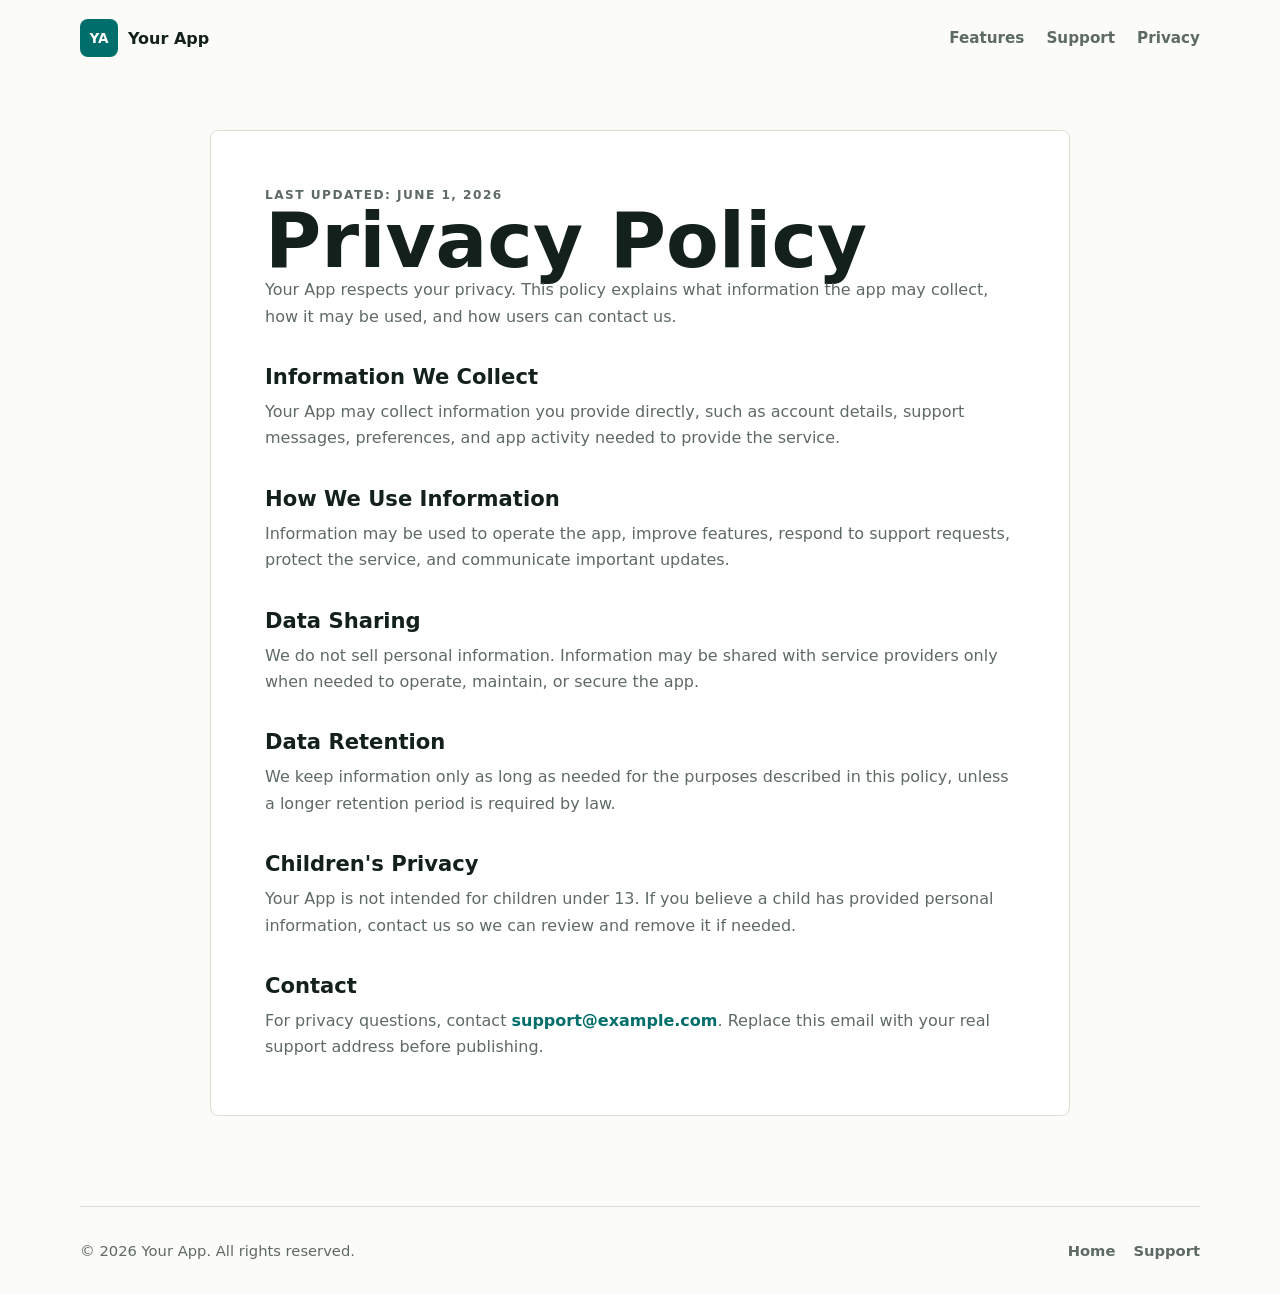
<file: privacy.html>
<!doctype html>
<html lang="en">
  <head>
    <meta charset="utf-8">
    <meta name="viewport" content="width=device-width, initial-scale=1">
    <title>Privacy Policy | Your App</title>
    <meta
      name="description"
      content="Privacy policy for Your App."
    >
    <link rel="stylesheet" href="styles.css">
  </head>
  <body>
    <header class="site-header">
      <a class="brand" href="index.html" aria-label="Your App home">
        <span class="brand-mark">YA</span>
        <span>Your App</span>
      </a>
      <nav class="nav-links" aria-label="Primary navigation">
        <a href="index.html#features">Features</a>
        <a href="index.html#support">Support</a>
        <a href="privacy.html">Privacy</a>
      </nav>
    </header>

    <main class="policy-main">
      <article class="policy">
        <p class="eyebrow">Last updated: June 1, 2026</p>
        <h1>Privacy Policy</h1>
        <p>
          Your App respects your privacy. This policy explains what information the app may collect,
          how it may be used, and how users can contact us.
        </p>

        <h2>Information We Collect</h2>
        <p>
          Your App may collect information you provide directly, such as account details, support
          messages, preferences, and app activity needed to provide the service.
        </p>

        <h2>How We Use Information</h2>
        <p>
          Information may be used to operate the app, improve features, respond to support requests,
          protect the service, and communicate important updates.
        </p>

        <h2>Data Sharing</h2>
        <p>
          We do not sell personal information. Information may be shared with service providers only
          when needed to operate, maintain, or secure the app.
        </p>

        <h2>Data Retention</h2>
        <p>
          We keep information only as long as needed for the purposes described in this policy, unless
          a longer retention period is required by law.
        </p>

        <h2>Children's Privacy</h2>
        <p>
          Your App is not intended for children under 13. If you believe a child has provided personal
          information, contact us so we can review and remove it if needed.
        </p>

        <h2>Contact</h2>
        <p>
          For privacy questions, contact <a href="mailto:support@example.com">support@example.com</a>.
          Replace this email with your real support address before publishing.
        </p>
      </article>
    </main>

    <footer class="site-footer">
      <p>&copy; 2026 Your App. All rights reserved.</p>
      <div>
        <a href="index.html">Home</a>
        <a href="index.html#support">Support</a>
      </div>
    </footer>
  </body>
</html>
</file>
<file: styles.css>
:root {
  --ink: #13201c;
  --muted: #5e6a66;
  --paper: #fbfbf7;
  --surface: #ffffff;
  --line: #d9dfd6;
  --teal: #006f6b;
  --teal-dark: #004d4a;
  --coral: #c44f3e;
  --gold: #f0b84b;
  --shadow: 0 20px 50px rgba(19, 32, 28, 0.12);
  font-family: Inter, ui-sans-serif, system-ui, -apple-system, BlinkMacSystemFont, "Segoe UI", sans-serif;
}

* {
  box-sizing: border-box;
}

html {
  scroll-behavior: smooth;
}

body {
  margin: 0;
  color: var(--ink);
  background: var(--paper);
}

a {
  color: inherit;
  text-decoration: none;
}

img {
  display: block;
  max-width: 100%;
}

.site-header,
.site-footer {
  width: min(1120px, calc(100% - 32px));
  margin: 0 auto;
  display: flex;
  align-items: center;
  justify-content: space-between;
  gap: 24px;
}

.site-header {
  min-height: 76px;
}

.brand {
  display: inline-flex;
  align-items: center;
  gap: 10px;
  font-weight: 800;
}

.brand-mark {
  display: grid;
  place-items: center;
  width: 38px;
  height: 38px;
  border-radius: 8px;
  color: #ffffff;
  background: var(--teal);
  font-size: 0.85rem;
  letter-spacing: 0;
}

.nav-links {
  display: flex;
  align-items: center;
  gap: 22px;
  color: var(--muted);
  font-size: 0.95rem;
  font-weight: 650;
}

.nav-links a:hover,
.site-footer a:hover,
.policy a:hover {
  color: var(--teal);
}

.hero {
  width: min(1120px, calc(100% - 32px));
  min-height: calc(100svh - 76px);
  margin: 0 auto;
  display: grid;
  grid-template-columns: minmax(0, 0.84fr) minmax(320px, 1.16fr);
  align-items: center;
  gap: 42px;
  padding: 24px 0 58px;
}

.hero h1,
.policy h1 {
  margin: 0;
  font-size: clamp(3rem, 7vw, 6.25rem);
  line-height: 0.94;
  letter-spacing: 0;
}

.hero-text {
  max-width: 560px;
  margin: 24px 0 0;
  color: var(--muted);
  font-size: 1.18rem;
  line-height: 1.65;
}

.eyebrow {
  margin: 0 0 12px;
  color: var(--coral);
  font-size: 0.76rem;
  font-weight: 800;
  letter-spacing: 0.12em;
  text-transform: uppercase;
}

.hero-actions,
.store-links {
  display: flex;
  flex-wrap: wrap;
  gap: 12px;
  margin-top: 30px;
}

.button,
.store-link {
  display: inline-flex;
  align-items: center;
  justify-content: center;
  min-height: 46px;
  border-radius: 8px;
  padding: 0 18px;
  border: 1px solid transparent;
  font-weight: 760;
}

.button.primary,
.store-link {
  color: #ffffff;
  background: var(--teal);
}

.button.primary:hover,
.store-link:hover {
  background: var(--teal-dark);
}

.button.secondary {
  color: var(--ink);
  border-color: var(--line);
  background: rgba(255, 255, 255, 0.7);
}

.button.secondary:hover {
  border-color: var(--teal);
}

.hero-visual {
  margin: 0;
  border-radius: 8px;
  overflow: hidden;
  box-shadow: var(--shadow);
  border: 1px solid rgba(255, 255, 255, 0.8);
  aspect-ratio: 4 / 3;
  background: #e9eee7;
}

.hero-visual img {
  width: 100%;
  height: 100%;
  object-fit: cover;
}

.section,
.download-band {
  width: min(1120px, calc(100% - 32px));
  margin: 0 auto;
  padding: 74px 0;
}

.section-heading {
  max-width: 680px;
}

.section h2,
.download-band h2 {
  margin: 0;
  font-size: clamp(2rem, 4vw, 3.5rem);
  line-height: 1.03;
  letter-spacing: 0;
}

.feature-grid {
  display: grid;
  grid-template-columns: repeat(3, minmax(0, 1fr));
  gap: 16px;
  margin-top: 32px;
}

.feature-card,
.support-panel {
  border: 1px solid var(--line);
  border-radius: 8px;
  background: var(--surface);
  padding: 24px;
}

.feature-icon {
  display: inline-grid;
  place-items: center;
  width: 38px;
  height: 32px;
  border-radius: 8px;
  color: var(--teal-dark);
  background: rgba(240, 184, 75, 0.24);
  font-size: 0.78rem;
  font-weight: 850;
}

.feature-card h3 {
  margin: 18px 0 10px;
  font-size: 1.08rem;
}

.feature-card p,
.download-band p,
.support-panel p,
.policy p {
  margin: 0;
  color: var(--muted);
  line-height: 1.65;
}

.download-band {
  display: flex;
  align-items: center;
  justify-content: space-between;
  gap: 32px;
  border-top: 1px solid var(--line);
  border-bottom: 1px solid var(--line);
}

.download-band p {
  max-width: 680px;
  margin-top: 14px;
}

.support-layout {
  display: grid;
  grid-template-columns: minmax(0, 0.9fr) minmax(320px, 1.1fr);
  gap: 32px;
  align-items: start;
}

.support-panel .button {
  margin-top: 20px;
}

.fine-print {
  margin-top: 16px !important;
  font-size: 0.9rem;
}

.site-footer {
  min-height: 88px;
  border-top: 1px solid var(--line);
  color: var(--muted);
  font-size: 0.92rem;
}

.site-footer div {
  display: flex;
  gap: 18px;
  font-weight: 650;
}

.policy-main {
  width: min(860px, calc(100% - 32px));
  margin: 0 auto;
  padding: 54px 0 90px;
}

.policy {
  background: var(--surface);
  border: 1px solid var(--line);
  border-radius: 8px;
  padding: clamp(24px, 5vw, 54px);
}

.policy h1 {
  font-size: clamp(2.6rem, 6vw, 4.8rem);
}

.policy h2 {
  margin: 34px 0 10px;
  font-size: 1.32rem;
}

.policy p + p {
  margin-top: 16px;
}

.policy a {
  color: var(--teal);
  font-weight: 700;
}

@media (max-width: 820px) {
  .site-header,
  .site-footer {
    width: min(100% - 24px, 1120px);
  }

  .site-header {
    min-height: 68px;
  }

  .nav-links {
    gap: 12px;
    font-size: 0.9rem;
  }

  .hero {
    width: min(100% - 24px, 1120px);
    min-height: auto;
    grid-template-columns: 1fr;
    gap: 26px;
    padding: 38px 0 48px;
  }

  .hero h1 {
    font-size: clamp(3rem, 18vw, 4.9rem);
  }

  .hero-text {
    font-size: 1.05rem;
  }

  .hero-visual {
    order: -1;
    aspect-ratio: 1.12 / 1;
  }

  .section,
  .download-band {
    width: min(100% - 24px, 1120px);
    padding: 52px 0;
  }

  .feature-grid,
  .support-layout {
    grid-template-columns: 1fr;
  }

  .download-band {
    align-items: flex-start;
    flex-direction: column;
  }

  .site-footer {
    align-items: flex-start;
    flex-direction: column;
    justify-content: center;
    padding: 22px 0;
  }
}

@media (max-width: 540px) {
  .brand span:last-child {
    display: none;
  }

  .nav-links {
    gap: 10px;
  }

  .button,
  .store-link {
    width: 100%;
  }

  .hero-actions,
  .store-links {
    width: 100%;
  }
}
</file>
